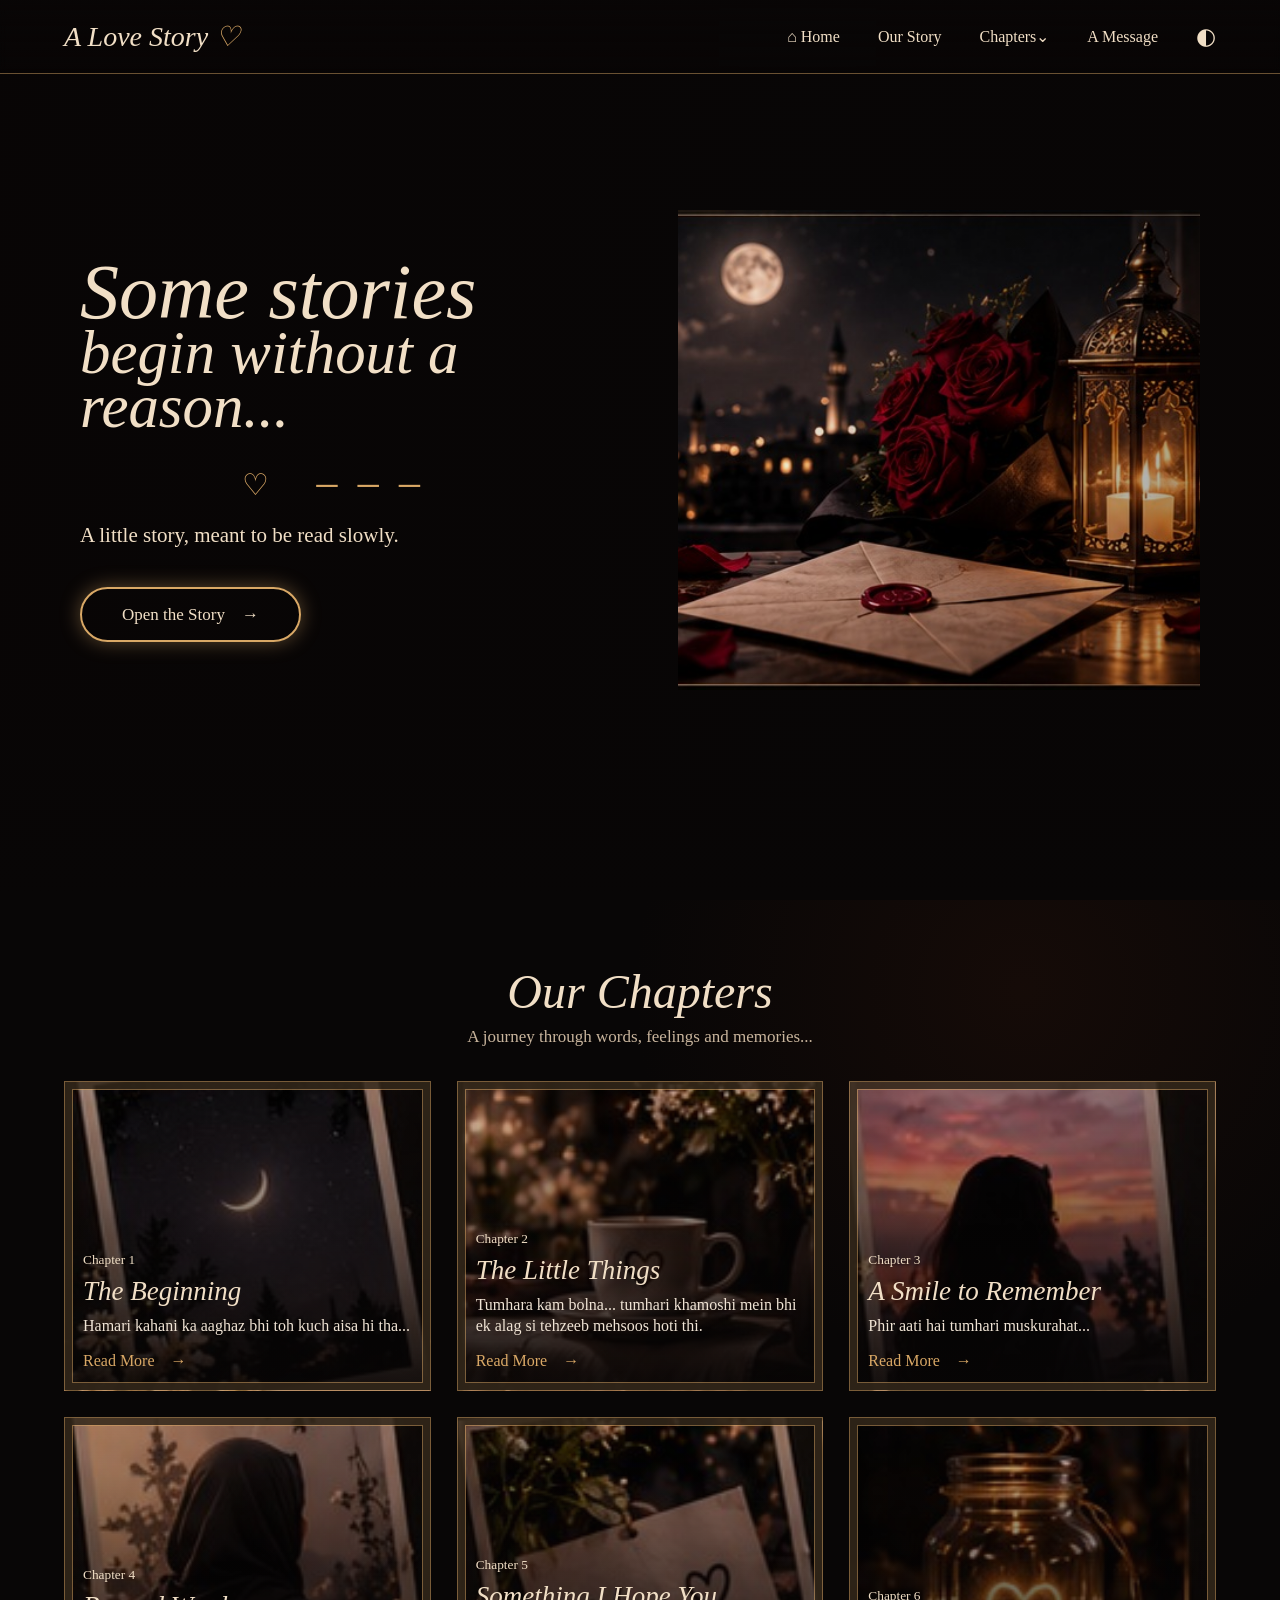
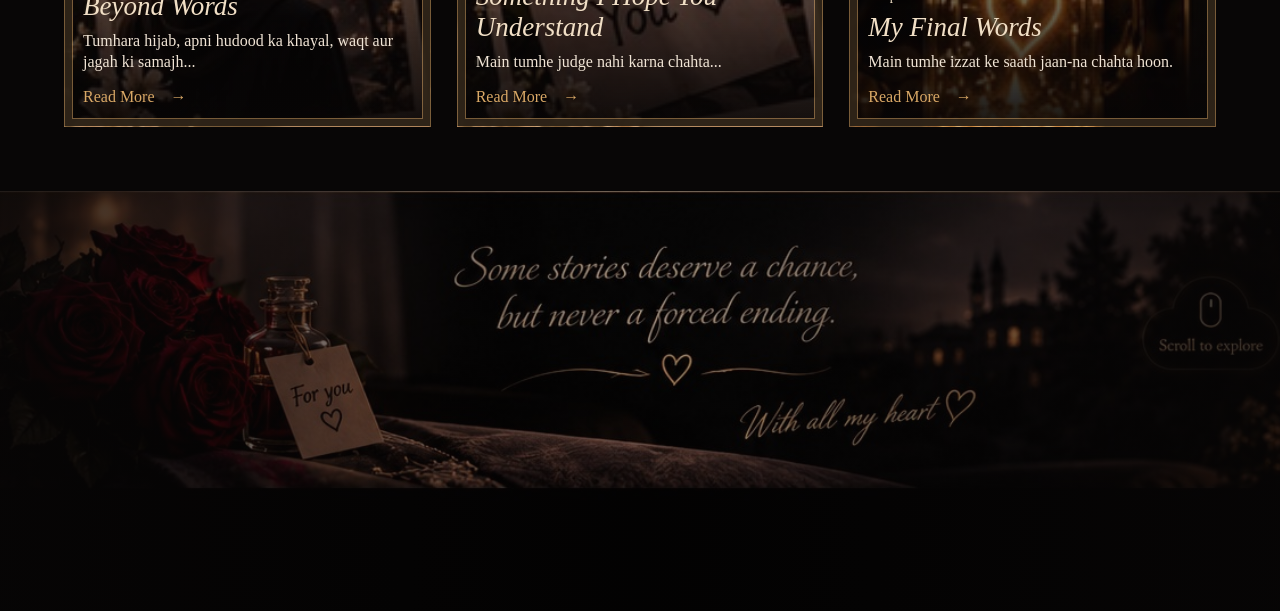
<file: index.html>
<!doctype html>
<html lang="en">
<head><meta charset="utf-8"><meta name="viewport" content="width=device-width,initial-scale=1"><title>A Love Story — meant to be read slowly</title><link rel="stylesheet" href="styles.css"><link rel="stylesheet" href="local-assets.css?v=2"></head>
<body>
<header class="nav"><a class="brand" href="index.html">A Love Story <span>♡</span></a><nav class="links"><a href="index.html">⌂ Home</a><a href="#chapters">Our Story</a><a href="#chapters">Chapters⌄</a><a href="#message">A Message</a><span class="moon">◐</span></nav></header>
<main>
  <section class="hero"><div class="hero-inner"><div><h1>Some stories<br><em>begin without a reason...</em></h1><div class="ornament">♡ ───</div><p>A little story, meant to be read slowly.</p><a class="btn" href="#chapters">Open the Story　→</a></div><div class="hero-photo" aria-label="Moonlit city with roses and warm lantern light"></div></div></section>
  <section class="section" id="chapters"><h2 class="section-title">Our Chapters</h2><p class="section-sub">A journey through words, feelings and memories...</p><div class="grid">
    <a class="card" style="--image:url('https://images.unsplash.com/photo-1519681393784-d120267933ba?auto=format&fit=crop&w=700&q=88')" href="chapter-1.html"><small>Chapter 1</small><h2>The Beginning</h2><p>Hamari kahani ka aaghaz bhi toh kuch aisa hi tha...</p><span class="read">Read More　→</span></a>
    <a class="card" style="--image:url('https://images.unsplash.com/photo-1515003197210-e0cd71810b5f?auto=format&fit=crop&w=700&q=88')" href="chapter-2.html"><small>Chapter 2</small><h2>The Little Things</h2><p>Tumhara kam bolna... tumhari khamoshi mein bhi ek alag si tehzeeb mehsoos hoti thi.</p><span class="read">Read More　→</span></a>
    <a class="card" style="--image:url('https://images.unsplash.com/photo-1500534623283-312aade485b7?auto=format&fit=crop&w=700&q=88')" href="chapter-3.html"><small>Chapter 3</small><h2>A Smile to Remember</h2><p>Phir aati hai tumhari muskurahat...</p><span class="read">Read More　→</span></a>
    <a class="card" style="--image:url('https://images.unsplash.com/photo-1516589178581-6cd7833ae3b2?auto=format&fit=crop&w=700&q=88')" href="chapter-4.html"><small>Chapter 4</small><h2>Beyond Words</h2><p>Tumhara hijab, apni hudood ka khayal, waqt aur jagah ki samajh...</p><span class="read">Read More　→</span></a>
    <a class="card" style="--image:url('https://images.unsplash.com/photo-1499209974431-9dddcece7f88?auto=format&fit=crop&w=700&q=88')" href="chapter-5.html"><small>Chapter 5</small><h2>Something I Hope You Understand</h2><p>Main tumhe judge nahi karna chahta...</p><span class="read">Read More　→</span></a>
    <a class="card" style="--image:url('https://images.unsplash.com/photo-1490750967868-88aa4486c946?auto=format&fit=crop&w=700&q=88')" href="chapter-6.html"><small>Chapter 6</small><h2>My Final Words</h2><p>Main tumhe izzat ke saath jaan-na chahta hoon.</p><span class="read">Read More　→</span></a>
  </div></section>
  <section class="ending" id="message"><div><h2>Some stories deserve a chance,<br>but never a forced ending.</h2><div class="ornament">♡ ───</div><p>With all my heart ♡</p></div></section>
</main>
</body>
</html>
</file>
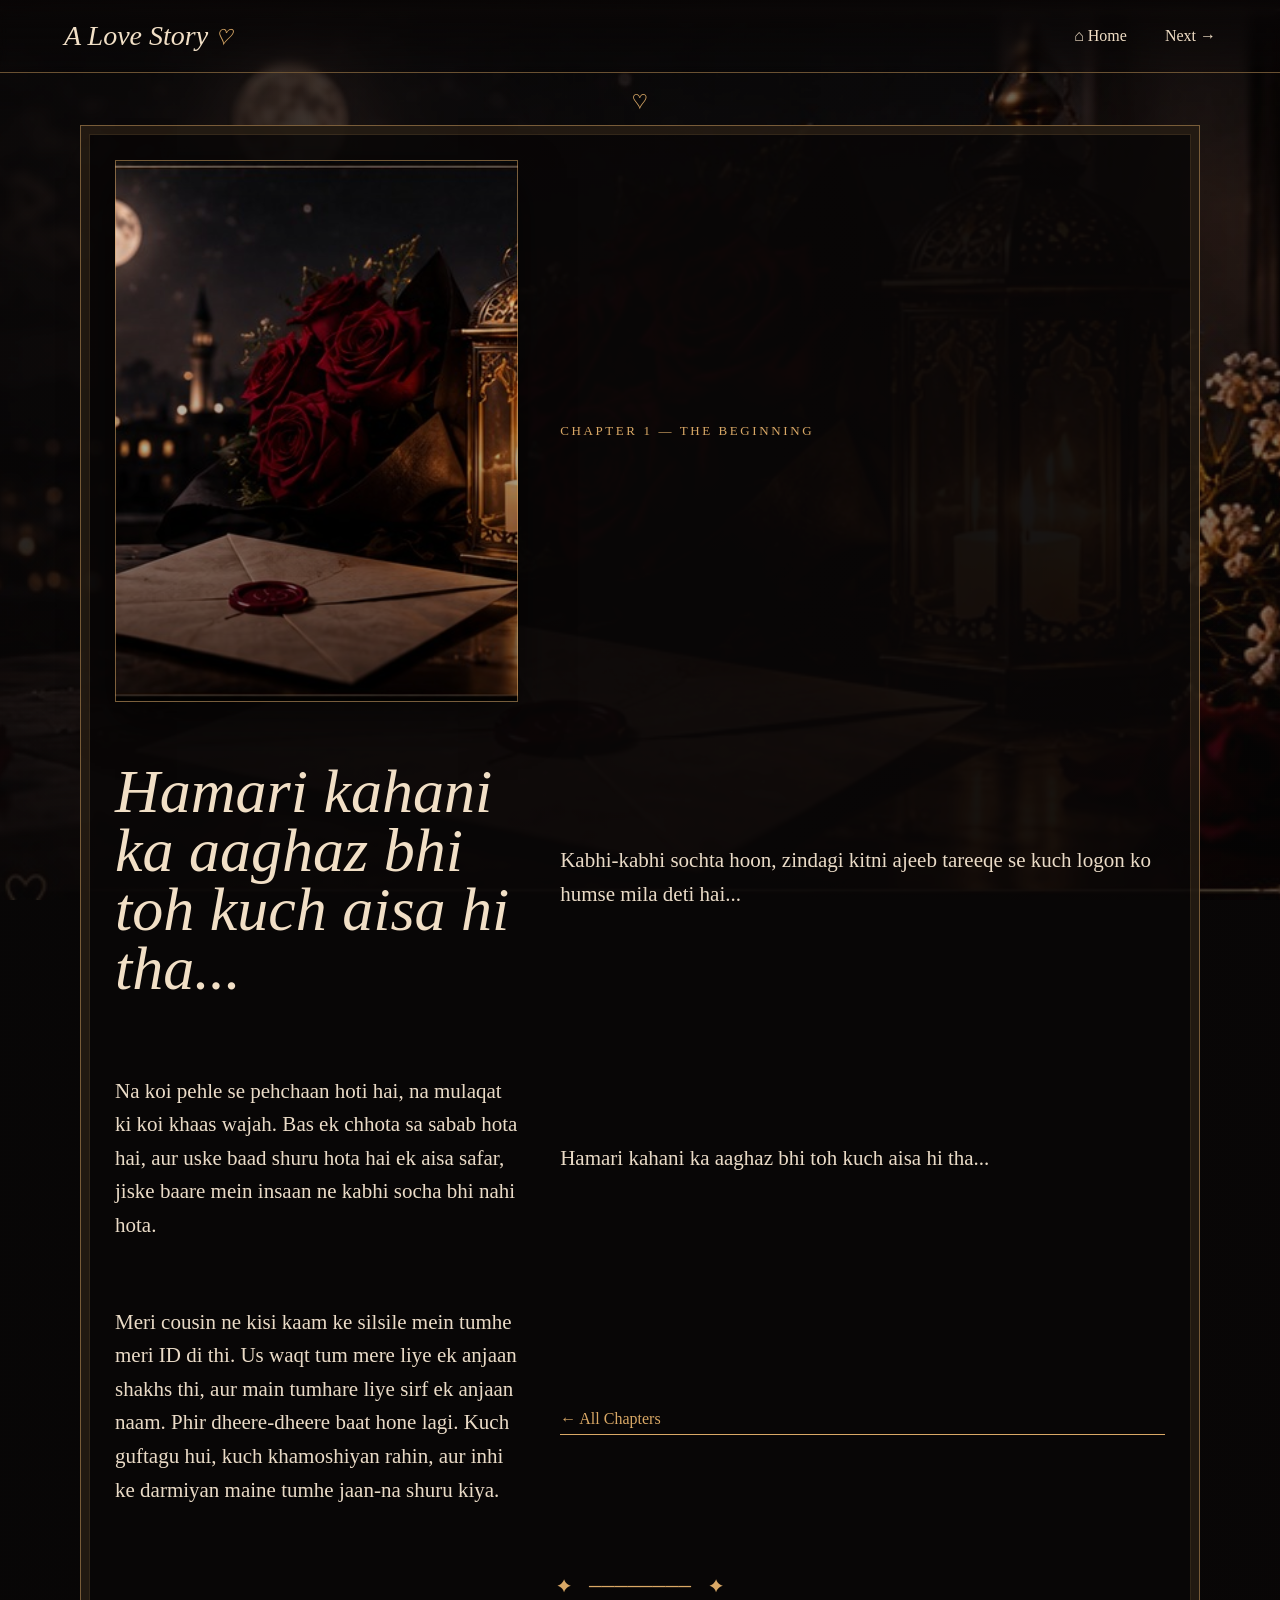
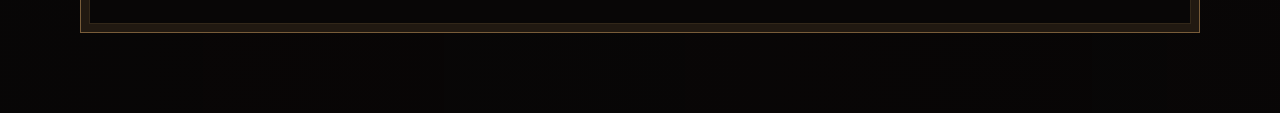
<file: chapter-1.html>
<!doctype html><html lang="ur"><head><meta charset="utf-8"><meta name="viewport" content="width=device-width,initial-scale=1"><title>The Beginning — A Love Story</title><link rel="stylesheet" href="styles.css"></head><body><header class="nav"><a class="brand" href="index.html">A Love Story <span>♡</span></a><nav class="links"><a href="index.html">⌂ Home</a><a href="chapter-2.html">Next →</a></nav></header><main class="chapter-page" style="--image:url('https://images.unsplash.com/photo-1519681393784-d120267933ba?auto=format&fit=crop&w=1800&q=88')"><article class="chapter-inner"><div class="chapter-label">Chapter 1 — The Beginning</div><h1>Hamari kahani ka aaghaz bhi toh kuch aisa hi tha...</h1><p>Kabhi-kabhi sochta hoon, zindagi kitni ajeeb tareeqe se kuch logon ko humse mila deti hai...</p><p>Na koi pehle se pehchaan hoti hai, na mulaqat ki koi khaas wajah. Bas ek chhota sa sabab hota hai, aur uske baad shuru hota hai ek aisa safar, jiske baare mein insaan ne kabhi socha bhi nahi hota.</p><p>Hamari kahani ka aaghaz bhi toh kuch aisa hi tha...</p><p>Meri cousin ne kisi kaam ke silsile mein tumhe meri ID di thi. Us waqt tum mere liye ek anjaan shakhs thi, aur main tumhare liye sirf ek anjaan naam. Phir dheere-dheere baat hone lagi. Kuch guftagu hui, kuch khamoshiyan rahin, aur inhi ke darmiyan maine tumhe jaan-na shuru kiya.</p><a class="back" href="index.html#chapters">← All Chapters</a></article></main></body></html>
</file>
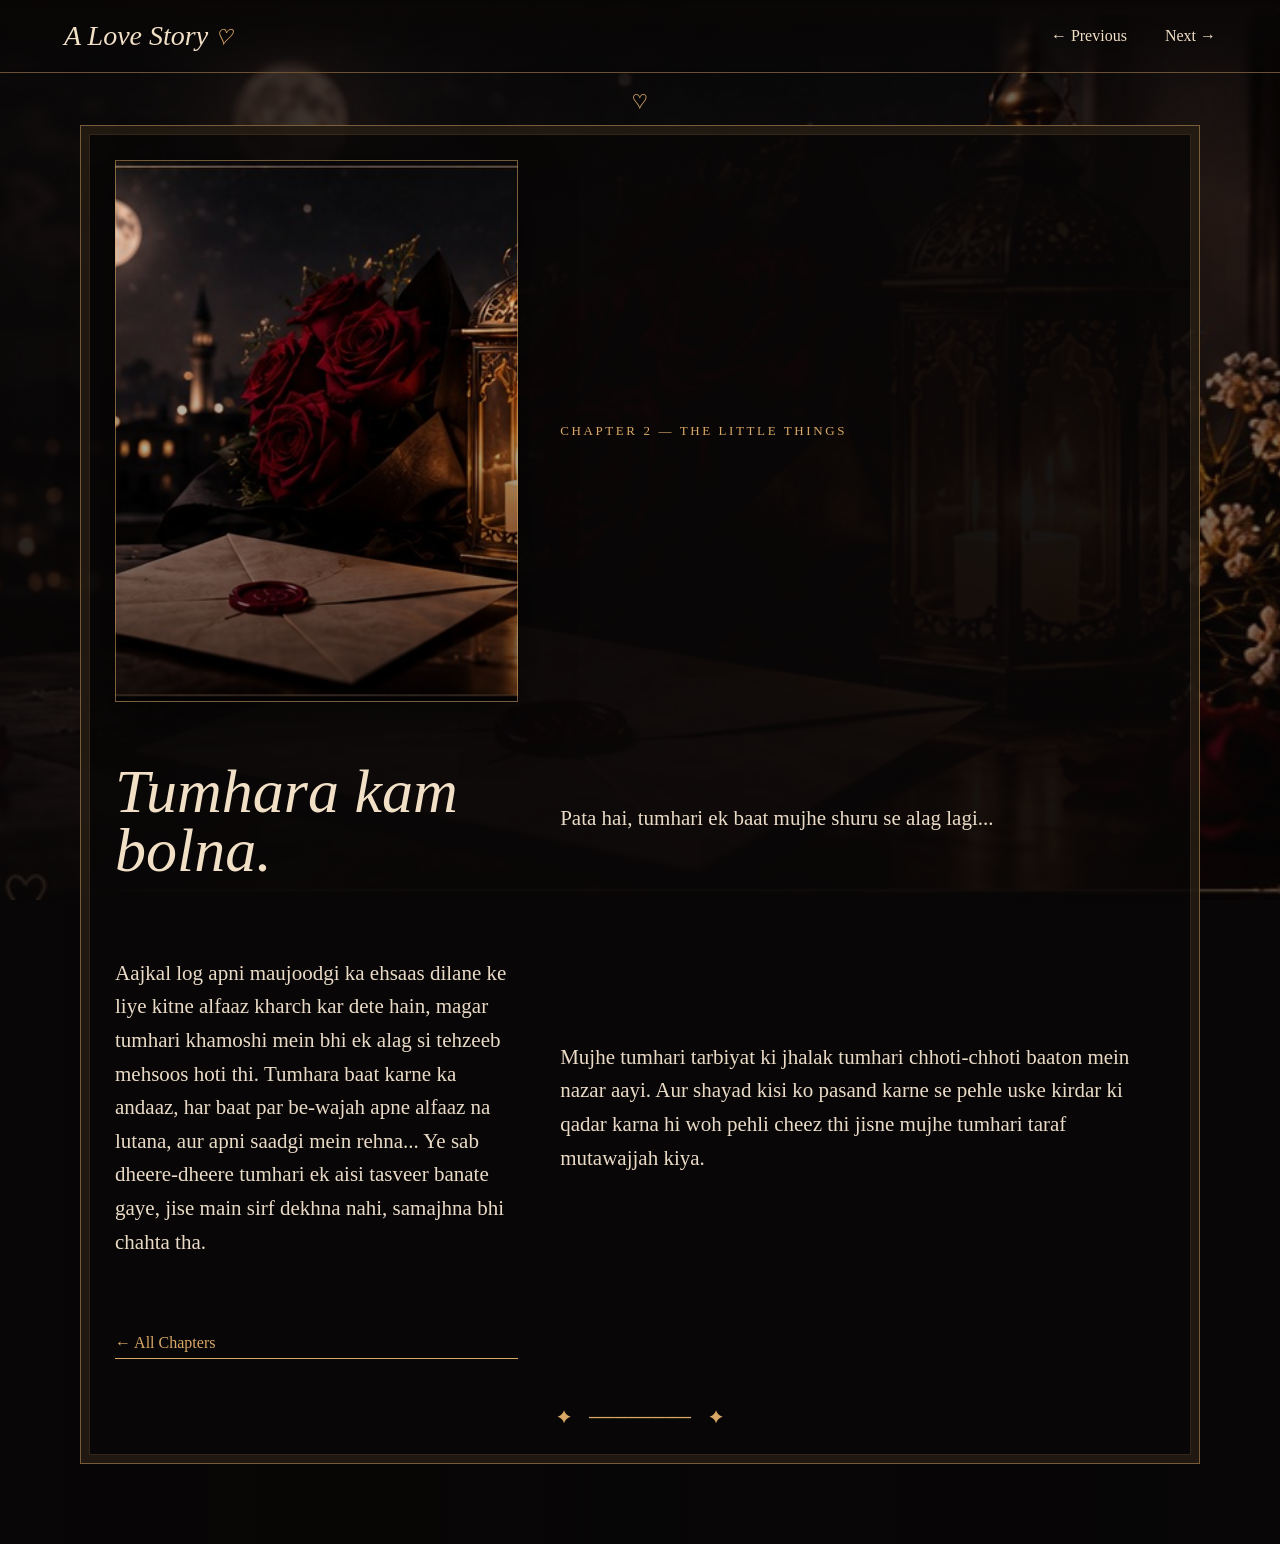
<file: chapter-2.html>
<!doctype html><html lang="ur"><head><meta charset="utf-8"><meta name="viewport" content="width=device-width,initial-scale=1"><title>The Little Things — A Love Story</title><link rel="stylesheet" href="styles.css"></head><body><header class="nav"><a class="brand" href="index.html">A Love Story <span>♡</span></a><nav class="links"><a href="chapter-1.html">← Previous</a><a href="chapter-3.html">Next →</a></nav></header><main class="chapter-page" style="--image:url('https://images.unsplash.com/photo-1515003197210-e0cd71810b5f?auto=format&fit=crop&w=1800&q=88')"><article class="chapter-inner"><div class="chapter-label">Chapter 2 — The Little Things</div><h1>Tumhara kam bolna.</h1><p>Pata hai, tumhari ek baat mujhe shuru se alag lagi...</p><p>Aajkal log apni maujoodgi ka ehsaas dilane ke liye kitne alfaaz kharch kar dete hain, magar tumhari khamoshi mein bhi ek alag si tehzeeb mehsoos hoti thi. Tumhara baat karne ka andaaz, har baat par be-wajah apne alfaaz na lutana, aur apni saadgi mein rehna... Ye sab dheere-dheere tumhari ek aisi tasveer banate gaye, jise main sirf dekhna nahi, samajhna bhi chahta tha.</p><p>Mujhe tumhari tarbiyat ki jhalak tumhari chhoti-chhoti baaton mein nazar aayi. Aur shayad kisi ko pasand karne se pehle uske kirdar ki qadar karna hi woh pehli cheez thi jisne mujhe tumhari taraf mutawajjah kiya.</p><a class="back" href="index.html#chapters">← All Chapters</a></article></main></body></html>
</file>
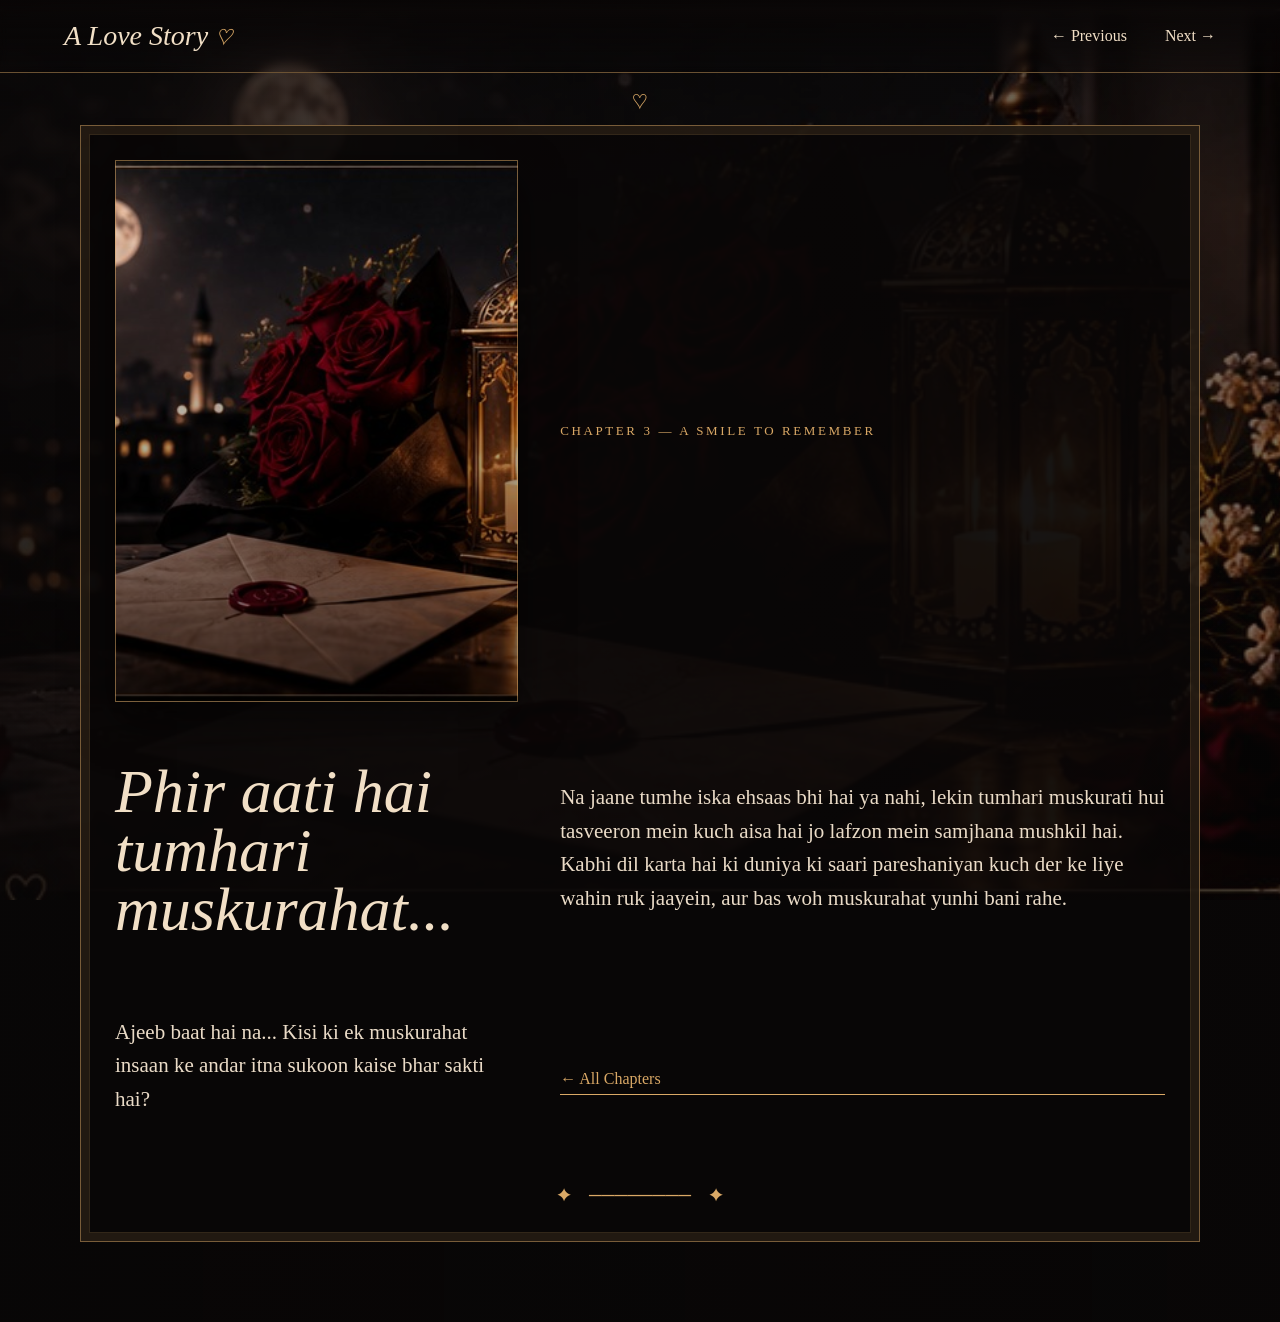
<file: chapter-3.html>
<!doctype html><html lang="ur"><head><meta charset="utf-8"><meta name="viewport" content="width=device-width,initial-scale=1"><title>A Smile to Remember — A Love Story</title><link rel="stylesheet" href="styles.css"></head><body><header class="nav"><a class="brand" href="index.html">A Love Story <span>♡</span></a><nav class="links"><a href="chapter-2.html">← Previous</a><a href="chapter-4.html">Next →</a></nav></header><main class="chapter-page" style="--image:url('https://images.unsplash.com/photo-1500534623283-312aade485b7?auto=format&fit=crop&w=1800&q=88')"><article class="chapter-inner"><div class="chapter-label">Chapter 3 — A Smile to Remember</div><h1>Phir aati hai tumhari muskurahat...</h1><p>Na jaane tumhe iska ehsaas bhi hai ya nahi, lekin tumhari muskurati hui tasveeron mein kuch aisa hai jo lafzon mein samjhana mushkil hai. Kabhi dil karta hai ki duniya ki saari pareshaniyan kuch der ke liye wahin ruk jaayein, aur bas woh muskurahat yunhi bani rahe.</p><p>Ajeeb baat hai na... Kisi ki ek muskurahat insaan ke andar itna sukoon kaise bhar sakti hai?</p><a class="back" href="index.html#chapters">← All Chapters</a></article></main></body></html>
</file>
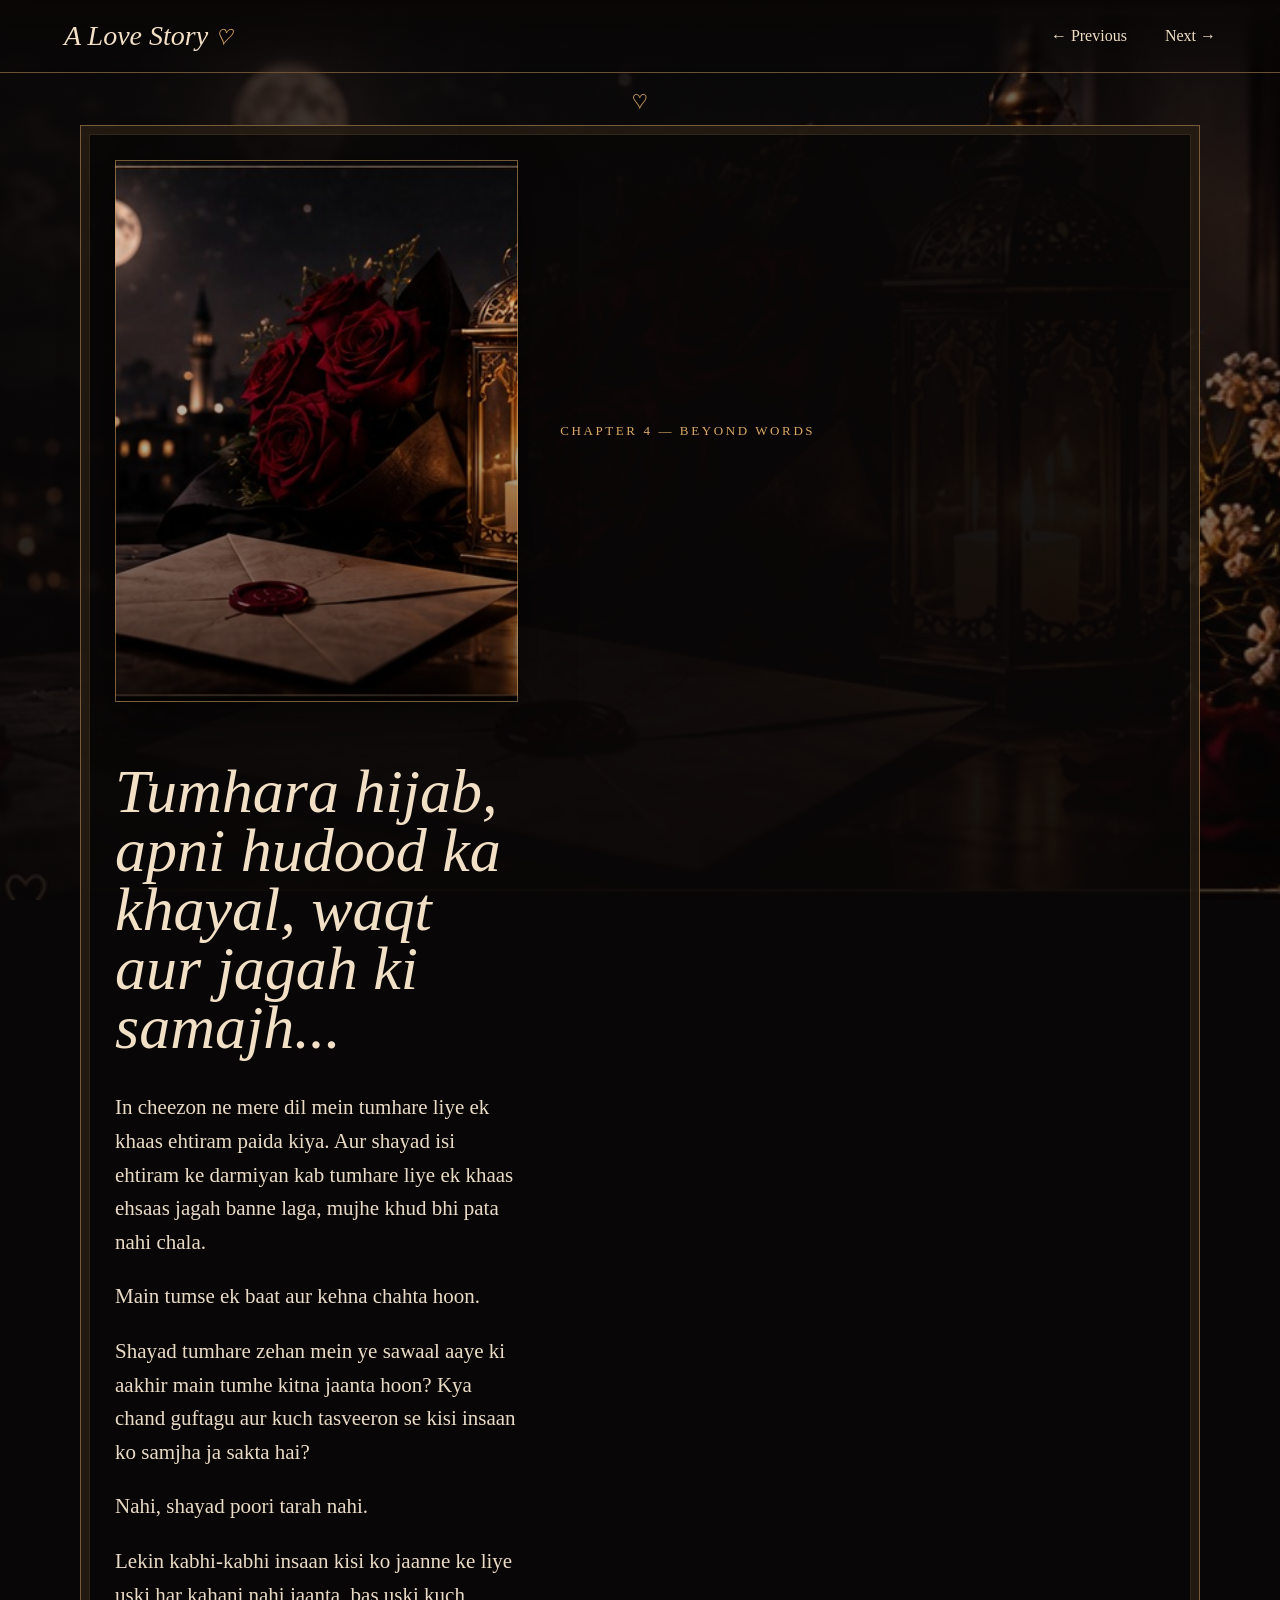
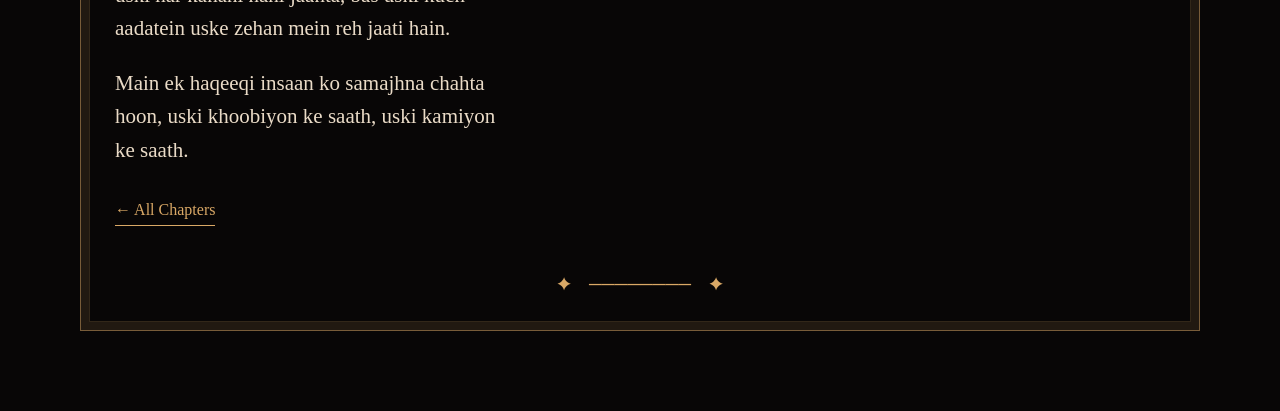
<file: chapter-4.html>
<!doctype html><html lang="ur"><head><meta charset="utf-8"><meta name="viewport" content="width=device-width,initial-scale=1"><title>Beyond Words — A Love Story</title><link rel="stylesheet" href="styles.css"></head><body><header class="nav"><a class="brand" href="index.html">A Love Story <span>♡</span></a><nav class="links"><a href="chapter-3.html">← Previous</a><a href="chapter-5.html">Next →</a></nav></header><main class="chapter-page"><article class="chapter-inner"><div class="chapter-label">Chapter 4 — Beyond Words</div><div><h1>Tumhara hijab, apni hudood ka khayal, waqt aur jagah ki samajh...</h1><p>In cheezon ne mere dil mein tumhare liye ek khaas ehtiram paida kiya. Aur shayad isi ehtiram ke darmiyan kab tumhare liye ek khaas ehsaas jagah banne laga, mujhe khud bhi pata nahi chala.</p><p>Main tumse ek baat aur kehna chahta hoon.</p><p>Shayad tumhare zehan mein ye sawaal aaye ki aakhir main tumhe kitna jaanta hoon? Kya chand guftagu aur kuch tasveeron se kisi insaan ko samjha ja sakta hai?</p><p>Nahi, shayad poori tarah nahi.</p><p>Lekin kabhi-kabhi insaan kisi ko jaanne ke liye uski har kahani nahi jaanta, bas uski kuch aadatein uske zehan mein reh jaati hain.</p><p>Main ek haqeeqi insaan ko samajhna chahta hoon, uski khoobiyon ke saath, uski kamiyon ke saath.</p><a class="back" href="index.html#chapters">← All Chapters</a></div></article></main></body></html>
</file>
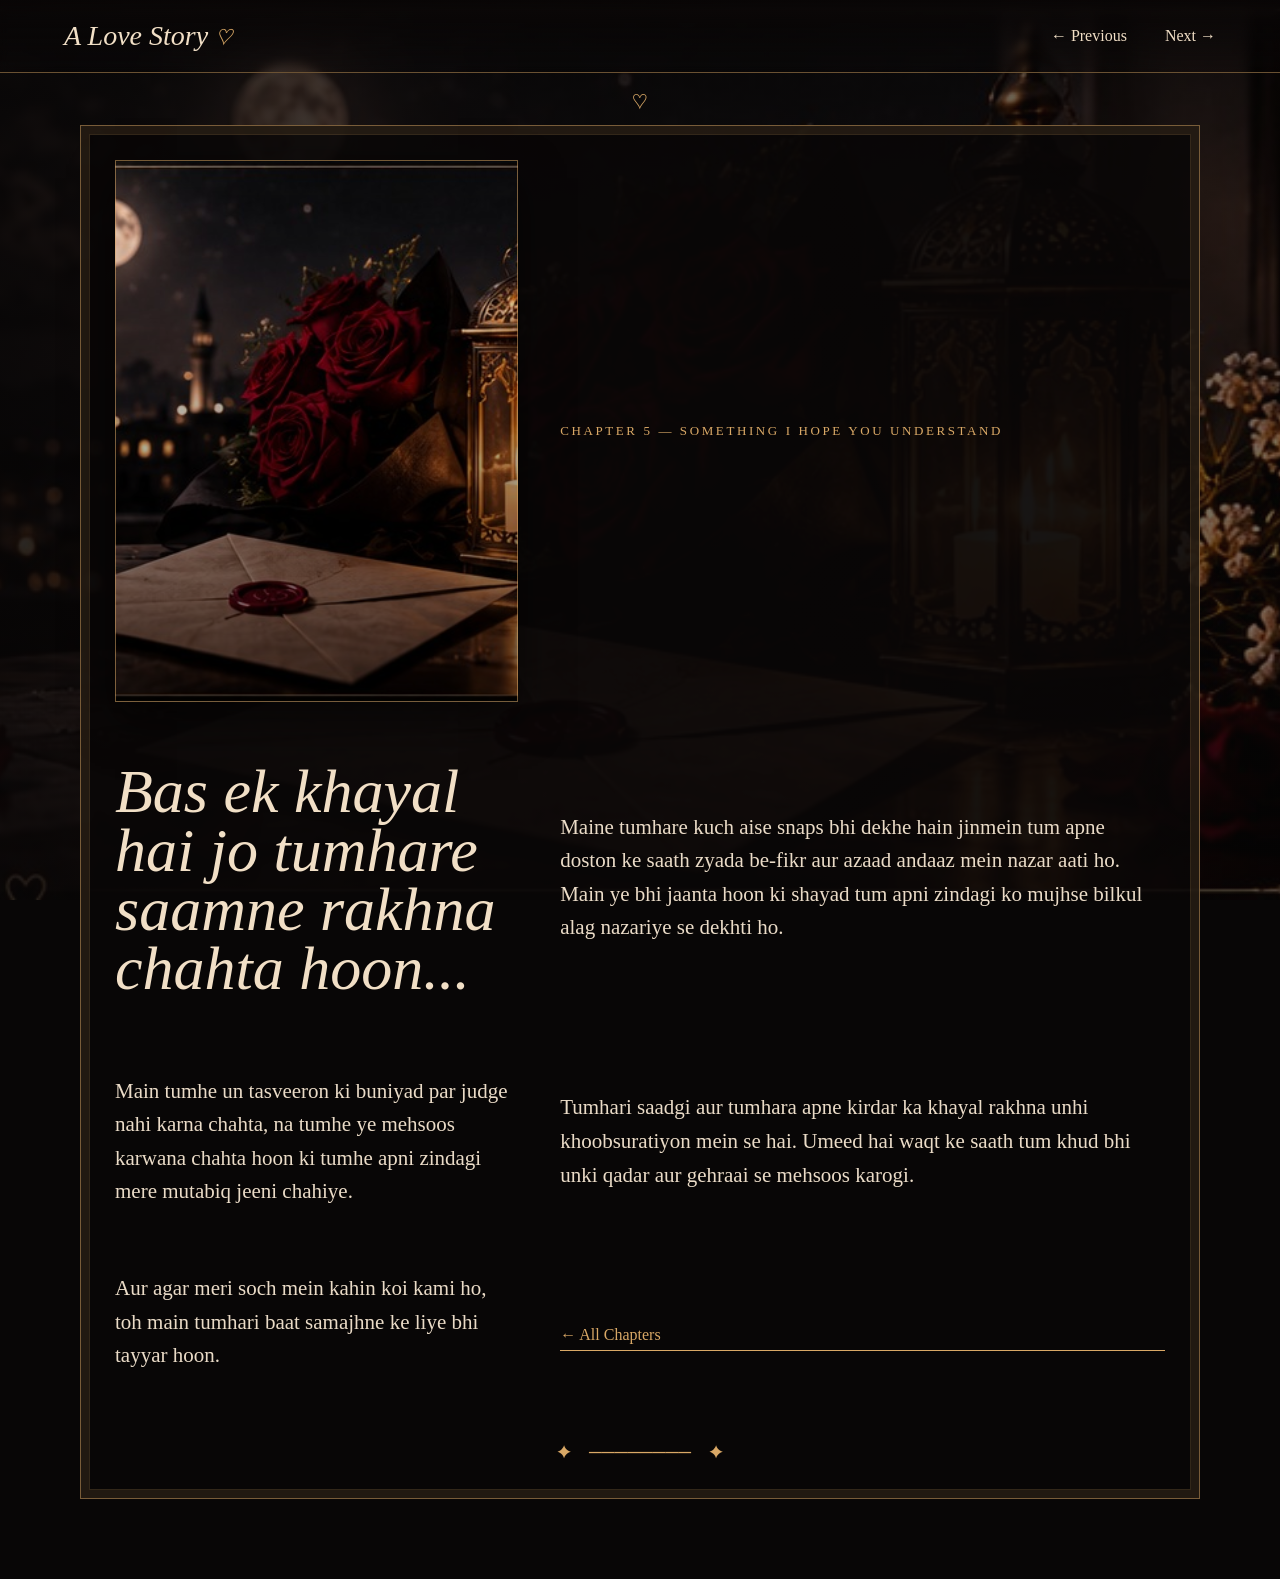
<file: chapter-5.html>
<!doctype html><html lang="ur"><head><meta charset="utf-8"><meta name="viewport" content="width=device-width,initial-scale=1"><title>Something I Hope You Understand — A Love Story</title><link rel="stylesheet" href="styles.css"></head><body><header class="nav"><a class="brand" href="index.html">A Love Story <span>♡</span></a><nav class="links"><a href="chapter-4.html">← Previous</a><a href="chapter-6.html">Next →</a></nav></header><main class="chapter-page" style="--image:url('https://images.unsplash.com/photo-1499209974431-9dddcece7f88?auto=format&fit=crop&w=1800&q=88')"><article class="chapter-inner"><div class="chapter-label">Chapter 5 — Something I Hope You Understand</div><h1>Bas ek khayal hai jo tumhare saamne rakhna chahta hoon...</h1><p>Maine tumhare kuch aise snaps bhi dekhe hain jinmein tum apne doston ke saath zyada be-fikr aur azaad andaaz mein nazar aati ho. Main ye bhi jaanta hoon ki shayad tum apni zindagi ko mujhse bilkul alag nazariye se dekhti ho.</p><p>Main tumhe un tasveeron ki buniyad par judge nahi karna chahta, na tumhe ye mehsoos karwana chahta hoon ki tumhe apni zindagi mere mutabiq jeeni chahiye.</p><p>Tumhari saadgi aur tumhara apne kirdar ka khayal rakhna unhi khoobsuratiyon mein se hai. Umeed hai waqt ke saath tum khud bhi unki qadar aur gehraai se mehsoos karogi.</p><p>Aur agar meri soch mein kahin koi kami ho, toh main tumhari baat samajhne ke liye bhi tayyar hoon.</p><a class="back" href="index.html#chapters">← All Chapters</a></article></main></body></html>
</file>
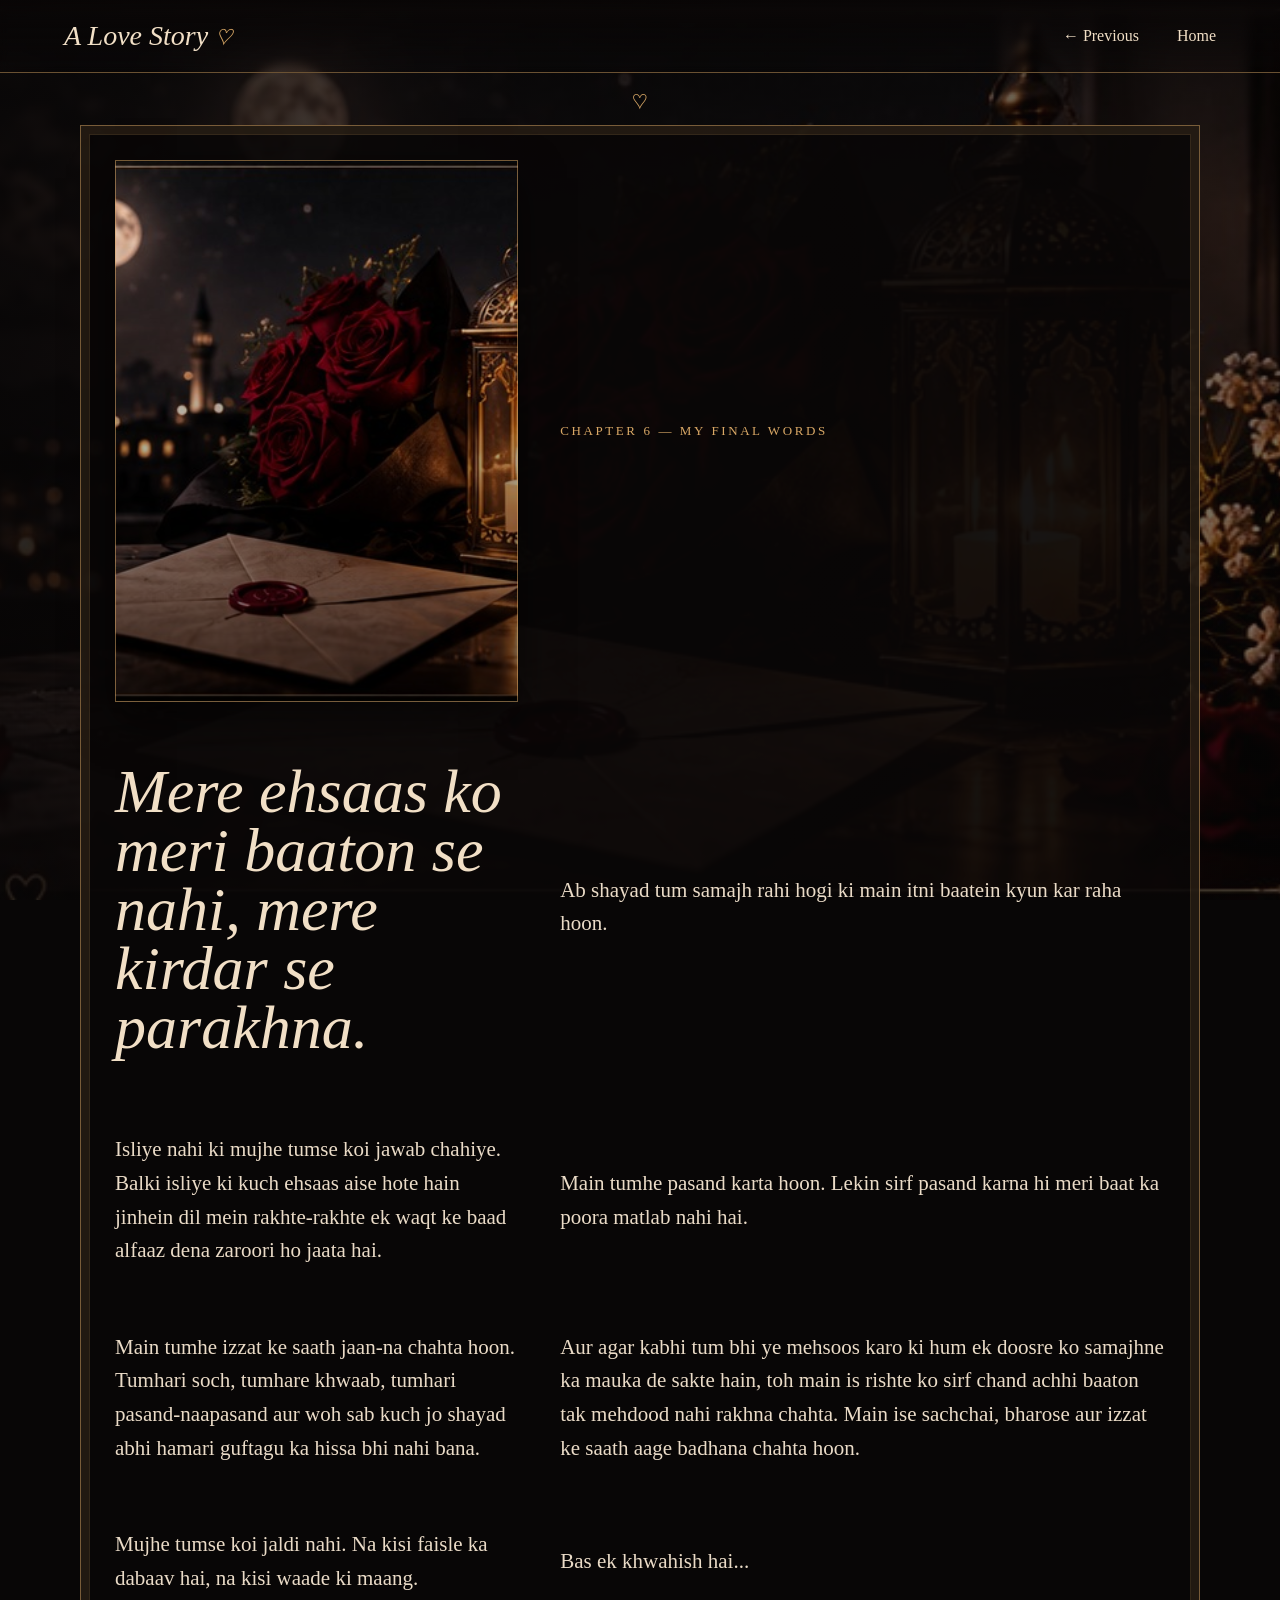
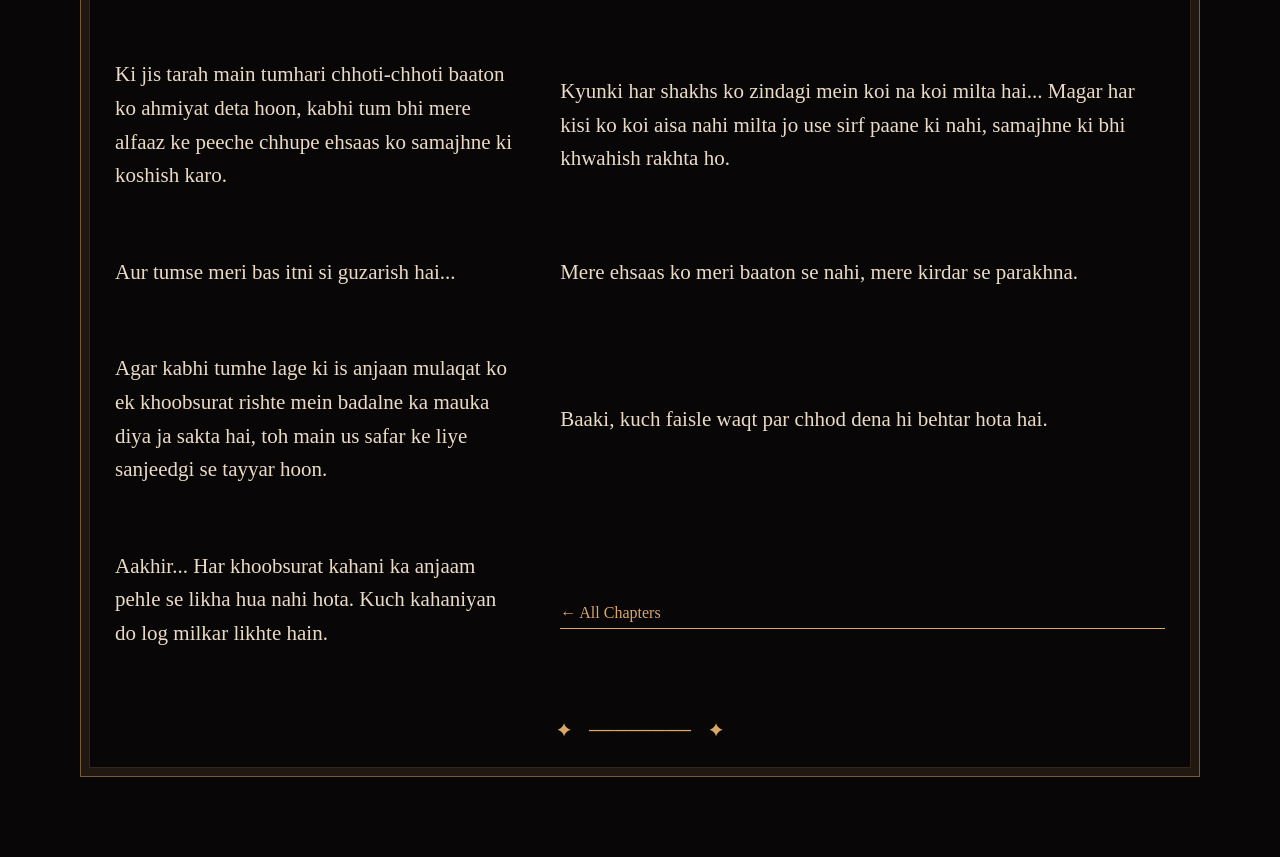
<file: chapter-6.html>
<!doctype html><html lang="ur"><head><meta charset="utf-8"><meta name="viewport" content="width=device-width,initial-scale=1"><title>My Final Words — A Love Story</title><link rel="stylesheet" href="styles.css"></head><body><header class="nav"><a class="brand" href="index.html">A Love Story <span>♡</span></a><nav class="links"><a href="chapter-5.html">← Previous</a><a href="index.html">Home</a></nav></header><main class="chapter-page" style="--image:url('https://images.unsplash.com/photo-1490750967868-88aa4486c946?auto=format&fit=crop&w=1800&q=88')"><article class="chapter-inner"><div class="chapter-label">Chapter 6 — My Final Words</div><h1>Mere ehsaas ko meri baaton se nahi, mere kirdar se parakhna.</h1><p>Ab shayad tum samajh rahi hogi ki main itni baatein kyun kar raha hoon.</p><p>Isliye nahi ki mujhe tumse koi jawab chahiye. Balki isliye ki kuch ehsaas aise hote hain jinhein dil mein rakhte-rakhte ek waqt ke baad alfaaz dena zaroori ho jaata hai.</p><p>Main tumhe pasand karta hoon. Lekin sirf pasand karna hi meri baat ka poora matlab nahi hai.</p><p>Main tumhe izzat ke saath jaan-na chahta hoon. Tumhari soch, tumhare khwaab, tumhari pasand-naapasand aur woh sab kuch jo shayad abhi hamari guftagu ka hissa bhi nahi bana.</p><p>Aur agar kabhi tum bhi ye mehsoos karo ki hum ek doosre ko samajhne ka mauka de sakte hain, toh main is rishte ko sirf chand achhi baaton tak mehdood nahi rakhna chahta. Main ise sachchai, bharose aur izzat ke saath aage badhana chahta hoon.</p><p>Mujhe tumse koi jaldi nahi. Na kisi faisle ka dabaav hai, na kisi waade ki maang.</p><p>Bas ek khwahish hai...</p><p>Ki jis tarah main tumhari chhoti-chhoti baaton ko ahmiyat deta hoon, kabhi tum bhi mere alfaaz ke peeche chhupe ehsaas ko samajhne ki koshish karo.</p><p>Kyunki har shakhs ko zindagi mein koi na koi milta hai... Magar har kisi ko koi aisa nahi milta jo use sirf paane ki nahi, samajhne ki bhi khwahish rakhta ho.</p><p>Aur tumse meri bas itni si guzarish hai...</p><p>Mere ehsaas ko meri baaton se nahi, mere kirdar se parakhna.</p><p>Agar kabhi tumhe lage ki is anjaan mulaqat ko ek khoobsurat rishte mein badalne ka mauka diya ja sakta hai, toh main us safar ke liye sanjeedgi se tayyar hoon.</p><p>Baaki, kuch faisle waqt par chhod dena hi behtar hota hai.</p><p>Aakhir... Har khoobsurat kahani ka anjaam pehle se likha hua nahi hota. Kuch kahaniyan do log milkar likhte hain.</p><a class="back" href="index.html#chapters">← All Chapters</a></article></main></body></html>
</file>
<file: styles.css>
:root{--black:#080606;--paper:#f1dfc6;--gold:#d9a866;--muted:#c9b59d;--line:#d9a86688}*{box-sizing:border-box}html{scroll-behavior:smooth}body{margin:0;background:var(--black);color:var(--paper);font-family:Georgia,'Times New Roman',serif}a{color:inherit;text-decoration:none}.nav{position:fixed;z-index:20;top:0;left:0;right:0;display:flex;align-items:center;justify-content:space-between;padding:20px 5vw;border-bottom:1px solid #d9a86677;background:linear-gradient(#090606ee,transparent);backdrop-filter:blur(4px)}.brand{font:italic 28px 'Brush Script MT',cursive}.brand span{color:var(--gold)}.links{display:flex;gap:38px;align-items:center;font-size:16px}.links a:hover{color:var(--gold)}.moon{font-size:23px}.hero{min-height:100svh;display:grid;place-items:center;position:relative;overflow:hidden;background:linear-gradient(90deg,#080505cc,#08050530 62%,#08050588),url('https://images.unsplash.com/photo-1518709268805-4e9042af9f23?auto=format&fit=crop&w=2200&q=88') center/cover}.hero:after{content:'';position:absolute;inset:auto 0 0;height:35%;background:linear-gradient(transparent,var(--black))}.hero-inner{position:relative;z-index:1;width:min(1120px,88vw);display:grid;grid-template-columns:1fr 1fr;gap:6vw;align-items:center}.hero h1{font:italic 78px/.88 Georgia,serif;margin:0 0 34px;max-width:650px}.hero h1 em{display:block;font-size:.78em}.hero p{font-size:21px}.ornament{text-align:center;color:var(--gold);font-size:30px;letter-spacing:20px;margin:20px 0}.btn{display:inline-block;margin-top:18px;padding:14px 40px;border:2px solid var(--gold);border-radius:30px;color:var(--paper);box-shadow:0 0 20px #d9a86666;font-size:17px}.hero-photo{height:480px;background:center/cover}.section{padding:64px 5vw;background:radial-gradient(circle at 80% 10%,#3a190d44,transparent 30%),var(--black)}.section-title{text-align:center;font:italic 48px Georgia;margin:0}.section-sub{text-align:center;color:var(--muted);font-size:17px;margin:8px 0 34px}.grid{width:min(1160px,100%);margin:auto;display:grid;grid-template-columns:repeat(3,1fr);gap:26px}.card{min-height:310px;padding:18px;display:flex;flex-direction:column;justify-content:flex-end;border:1px solid var(--line);background:linear-gradient(180deg,#07050522,#070505ec),var(--image) center/cover;box-shadow:inset 0 0 0 7px #080606aa,inset 0 0 0 8px var(--line)}.card h2{font:italic 27px Georgia;margin:8px 0}.card p{font-size:16px;line-height:1.35;color:#f0e4d5;margin:0 0 14px}.read{color:var(--gold);font-size:16px}.ending{min-height:420px;display:grid;place-items:center;text-align:center;padding:70px 20px}.ending h2{font:italic 44px/1.05 Georgia;max-width:700px}.ending p{font-size:28px;font-style:italic;color:var(--gold)}.chapter-page{min-height:100vh;padding:125px 6vw 80px;position:relative;background:linear-gradient(90deg,#080606dd,#08060688),url('assets/hero-scene.jpg') center/cover fixed}.chapter-page:before{content:'♡';position:absolute;top:86px;left:50%;transform:translateX(-50%);color:var(--gold);font-size:26px}.chapter-inner{width:min(1120px,100%);margin:auto;padding:34px;display:grid;grid-template-columns:minmax(260px,.8fr) minmax(0,1.2fr);gap:42px;align-items:center;border:1px solid var(--line);background:#090606d9;box-shadow:inset 0 0 0 8px #08060666,inset 0 0 0 9px #d9a86633}.chapter-inner:before{content:'';display:block;min-height:540px;border:1px solid var(--line);background:linear-gradient(180deg,#0000,#0009),url('assets/hero-scene.jpg') center/cover;box-shadow:0 18px 40px #0008}.chapter-label{color:var(--gold);font-size:13px;letter-spacing:.2em;text-transform:uppercase}.chapter-page h1{font:italic 62px/.95 Georgia;margin:18px 0 35px;color:var(--paper)}.chapter-page p{font-size:21px;line-height:1.6;color:#eadbc7;margin:0 0 21px}.chapter-inner:after{content:'✦　────────　✦';grid-column:1/-1;text-align:center;color:var(--gold);font-size:18px;margin-top:4px}.back{display:inline-block;margin-top:12px;color:var(--gold);border-bottom:1px solid var(--gold);padding-bottom:6px}@media(max-width:760px){.nav{padding:16px 6vw}.brand{font-size:22px}.links{gap:14px;font-size:11px}.links a:nth-child(2){display:none}.hero-inner{display:block;padding-top:85px}.hero h1{font-size:53px}.hero p{font-size:17px}.hero-photo{height:260px;margin-top:18px}.section{padding:48px 6vw}.section-title{font-size:39px}.grid{grid-template-columns:1fr;gap:18px}.card{min-height:260px}.ending h2{font-size:34px}.chapter-page{padding:105px 5vw 55px;background-attachment:scroll}.chapter-inner{display:block;padding:20px}.chapter-inner:before{min-height:230px;margin-bottom:28px}.chapter-page h1{font-size:44px}.chapter-page p{font-size:19px;line-height:1.55}.chapter-inner:after{display:block;margin-top:32px}}
</file>
<file: local-assets.css>
.hero-photo{background-image:linear-gradient(90deg,#0000,#0005),url('assets/hero-scene.jpg')!important;background-position:center;background-size:cover}.card:nth-child(1){--image:url('assets/chapter-1.jpg') !important}.card:nth-child(2){--image:url('assets/chapter-2.jpg') !important}.card:nth-child(3){--image:url('assets/chapter-3.jpg') !important}.card:nth-child(4){--image:url('assets/chapter-4.jpg') !important}.card:nth-child(5){--image:url('assets/chapter-5.jpg') !important}.card:nth-child(6){--image:url('assets/chapter-6.jpg') !important}.ending{background-image:linear-gradient(90deg,#080606c9,#08060655,#080606c9),url('assets/ending-scene.jpg')!important;background-position:center;background-size:cover}.ending>div{display:none}
</file>
